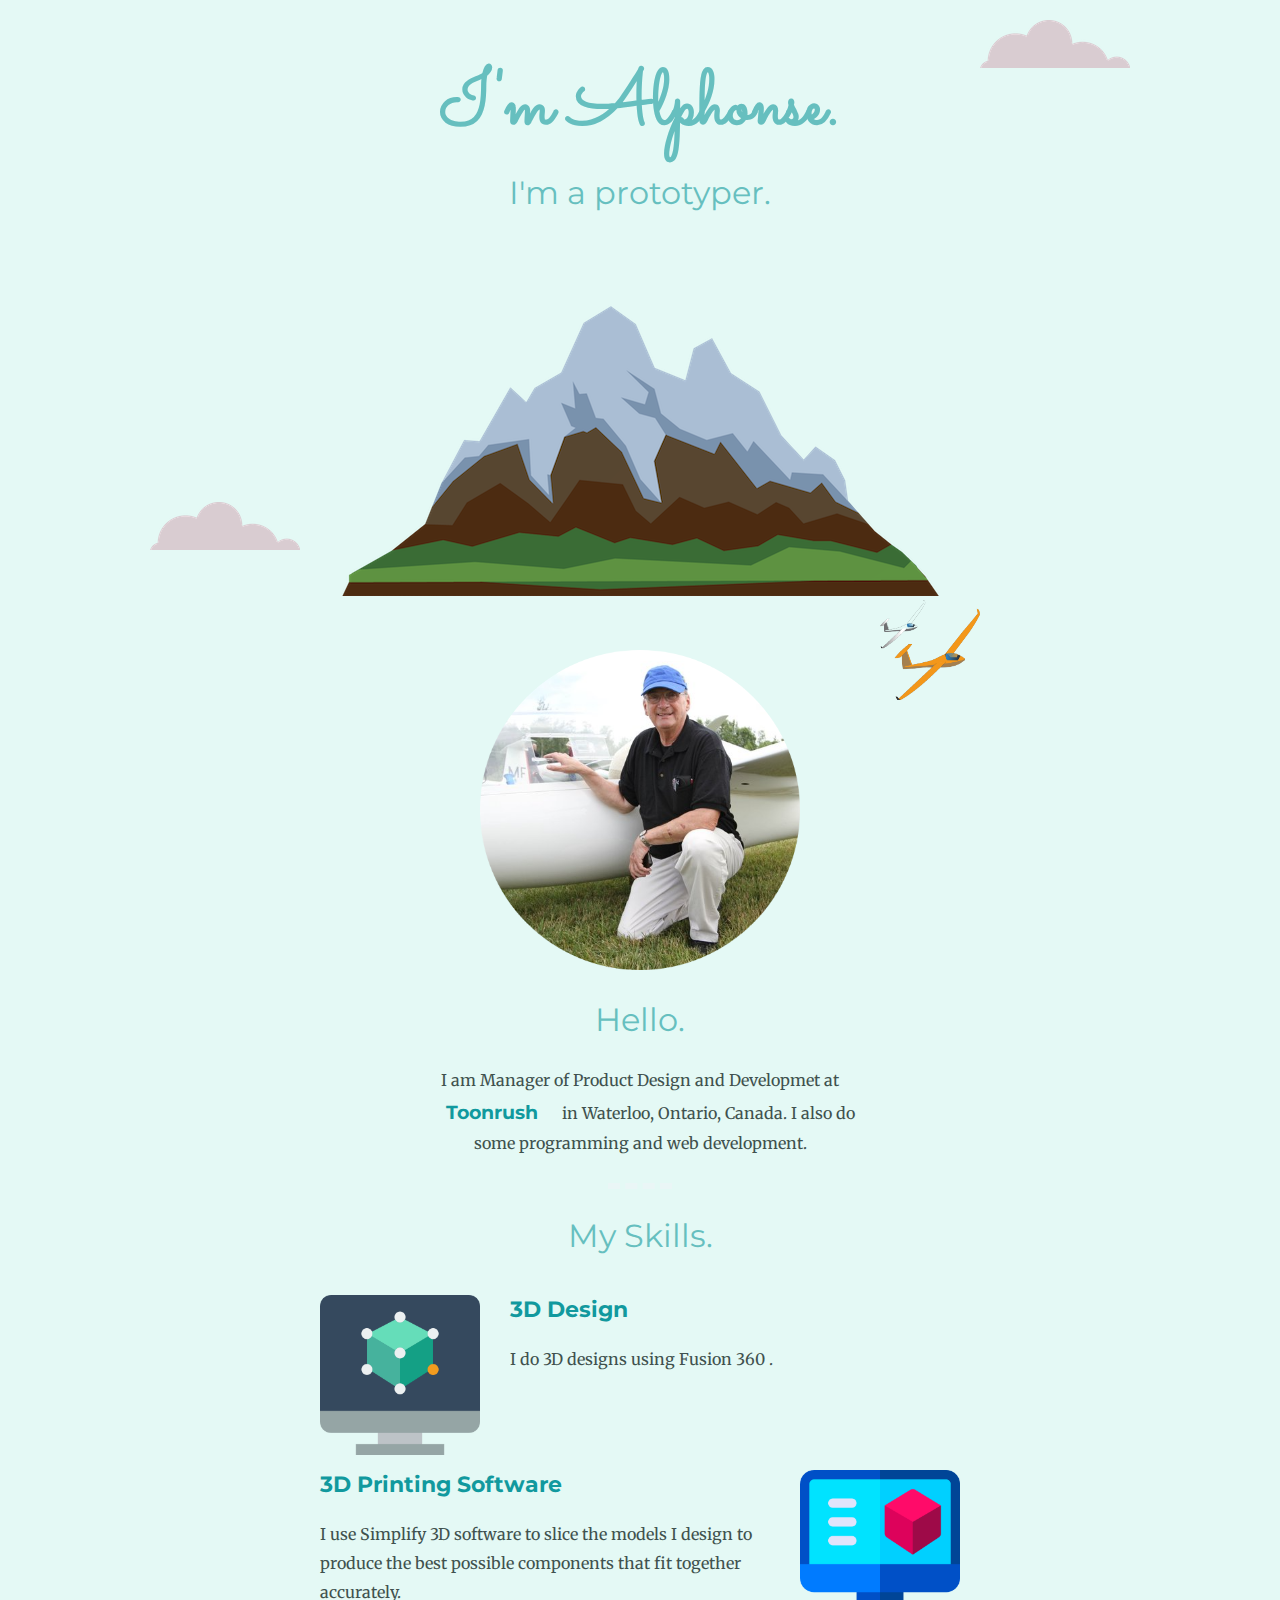
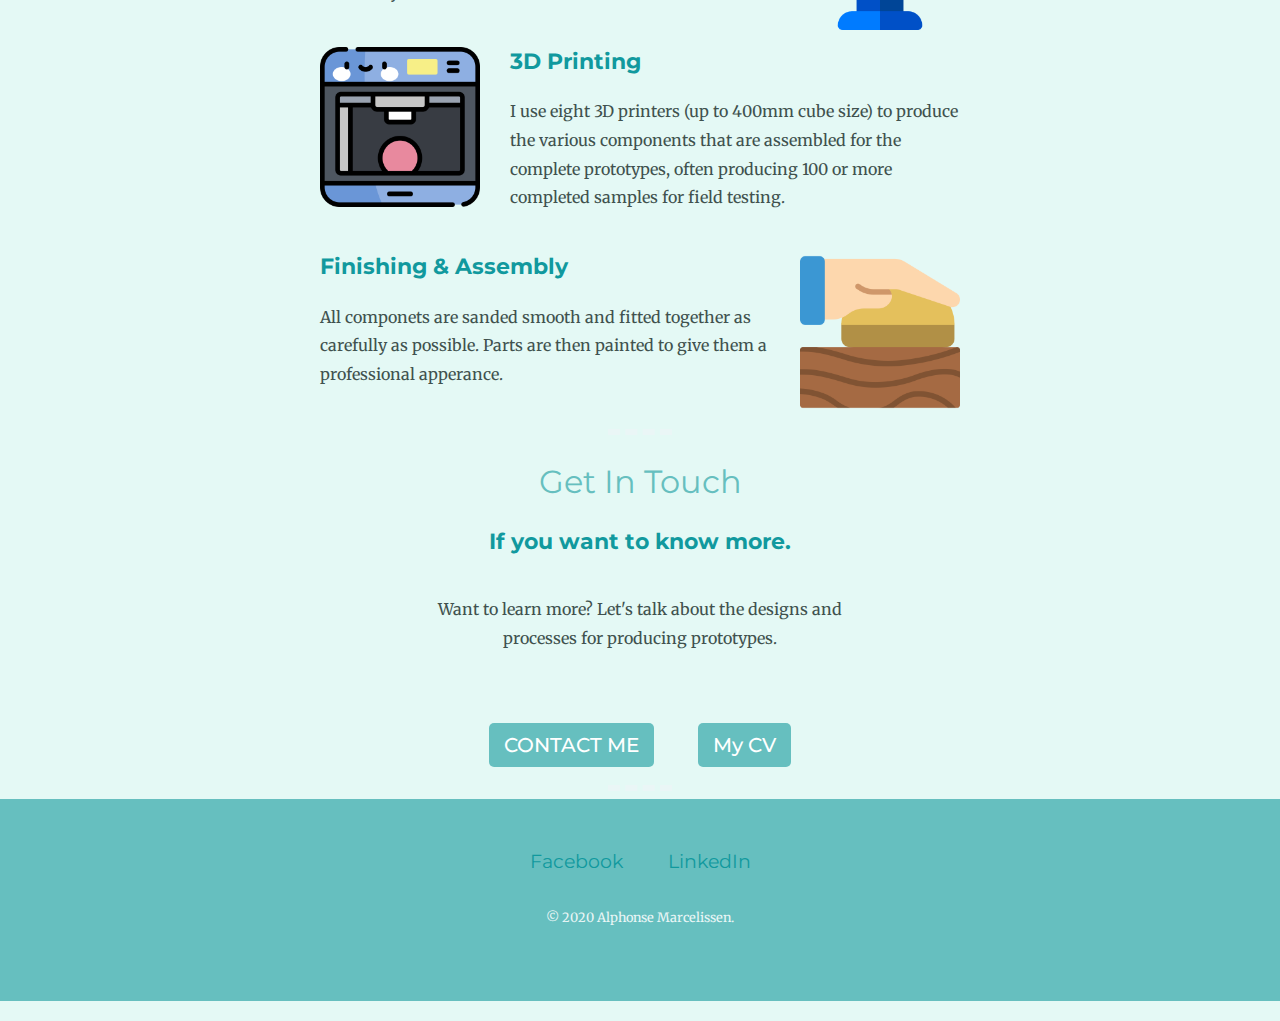
<file: index.html>
<!DOCTYPE html>
<html lang="en" dir="ltr">

<head>
  <meta charset="utf-8">

  <title> Alphonse Marcelissen</title>
  <link rel="stylesheet" href="css/styles.css">
  <link rel="icon" href="favicon.ico">

  <title> Alphonse Marcelissen</title>
  <link rel="stylesheet" href="css/styles.css">
  <link rel="icon" href="favicon.ico">
  <link href="https://fonts.googleapis.com/css2?family=Merriweather:ital,wght@0,300;0,400;0,700;0,900;1,300;1,400;1,700;1,900&family=Montserrat:ital,wght@0,100;0,200;0,300;0,400;0,500;0,600;0,700;0,800;0,900;1,100;1,200;1,300;1,400;1,500;1,600;1,700;1,800;1,900&family=Sacramento&display=swap"
    rel="stylesheet">
    <link href="https://fonts.googleapis.com/css2?family=Orbitron:wght@400;500;600;700;800;900&display=swap" rel="stylesheet">

</head>

<body>

  <div class="top-container"></div>
  <img class="top-cloud" src="images/cloud.png" alt="cloud-img">
  <h1 class="heading2"> I'm Alphonse. </h1>
  <h2> I'm a prototyper.</h2>
  <img class="glider" src="images/glider2.png" alt="glider-img">
  <img class="bottom-cloud" src="images/cloud.png" alt="cloud-img">
  <img class="mountain" src="images/mountain.png" alt="mountain-img">

  </div>
  <div class="mid-container">
    <div class="profile">
      <img class="alf-img" src="images/Alf-C.png" alt="alf-img">
      <h2>Hello.</h2>
      <p class="p-paragraph">I am Manager of Product Design and Developmet at <strong><a href="https://www.toonrush.com">Toonrush</a></strong></em> in Waterloo, Ontario, Canada. I also do some programming and web development.</p>
    </div>
    <hr>
    <div class="skills">
      <h2>My Skills.</h2>
      <div class="skill-row">
        <img class="monitor" src="images/monitor.png" alt="monitor-img">
        <h3>3D Design</h3>
        <p>I do 3D designs using Fusion 360 .</p><br><br>
      </div>
      <div class="skill-row">
        <img class="software" src="images/3d-software.png" alt="3d-software-img">
        <h3>3D Printing Software </h3>
        <p>I use Simplify 3D software to slice the models I design to produce the best possible components that fit together accurately.</p>
      </div>
      <div class="skill-row">
        <img class="printer" src="images/3d-printer.png" alt="3d-printer-img">
        <h3>3D Printing</h3>
        <p>I use eight 3D printers (up to 400mm cube size) to produce the various components that are assembled for the complete prototypes, often producing 100 or more completed samples for field testing.</p>
      </div>
      <div class="skill-row">
        <img class="sanding" src="images/sanding.png" alt="sanding-img">
        <h3>Finishing & Assembly</h3>
        <p>All componets are sanded smooth and fitted together as carefully as possible. Parts are then painted to give them a professional apperance. </p>
      </div>
    </div>
    <hr>
    <div class="contact-me">
      <h2>Get In Touch</h2>
      <h3>If you want to know more.</h3>
      <p class="contact-message">Want to learn more? Let's talk about the designs and processes for producing prototypes.</p>
      <a class="BUTTON_UNI" href="contact.html">CONTACT ME</a>
      <a class="BUTTON_UNI" href="https://amarcelissen.github.io/cv/">My CV</a>
      <hr>
    </div>
    <div class="bot-container">
      <!-- <a  class="footer-link" href="https://amarcelissen.github.io/cv/"> My CV </a> -->
      <a class="footer-link" href="https://www.facebook.com/"> Facebook </a>
      <a class="footer-link" href="http://www.linkedin.com/">LinkedIn </a>
      <p class="copyright">© 2020 Alphonse Marcelissen.</p>
    </div>


</body>

</html>
</file>
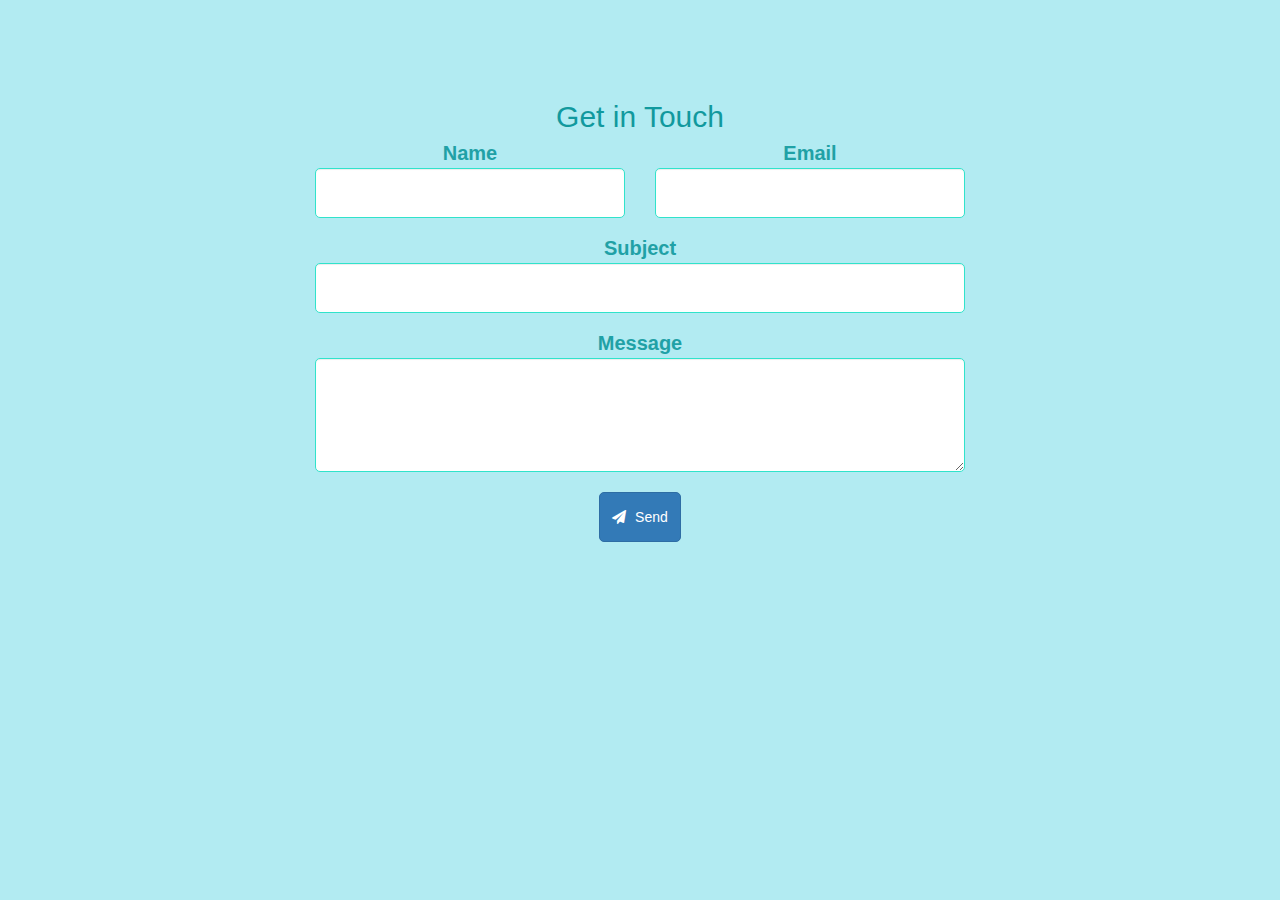
<file: contact.html>
<html lang="en">
<head>
<meta charset="utf-8">
<meta http-equiv="X-UA-Compatible" content="IE=edge">
<meta name="viewport" content="width=device-width, initial-scale=1">
<title>Contact Form</title>
<link rel="stylesheet" href="css/styles.css">
<link href="https://fonts.googleapis.com/css?family=Roboto|Courgette|Pacifico:400,700" rel="stylesheet">
<link rel="stylesheet" href="https://maxcdn.bootstrapcdn.com/font-awesome/4.7.0/css/font-awesome.min.css">
<link rel="stylesheet" href="https://maxcdn.bootstrapcdn.com/bootstrap/3.3.7/css/bootstrap.min.css">
<script src="https://ajax.googleapis.com/ajax/libs/jquery/1.12.4/jquery.min.js"></script>
<script src="https://maxcdn.bootstrapcdn.com/bootstrap/3.3.7/js/bootstrap.min.js"></script>

</head>
<body class="contact-body">

<div class="container">
	<div class="row">
		<div class="col-md-8 col-md-offset-2 m-auto">
			<div class="contact-form">
				<h2>Get in Touch</h2>
				<form action="mailto:amarcelissen@outlook.com" method="post" enctype="text/plain">
					<div class="row">
						<div class="col-sm-6">
							<div class="form-group">
								<label for="inputName">Name</label>
								<input type="text" class="form-control" id="inputName" required>
							</div>
						</div>
						<div class="col-sm-6">
							<div class="form-group">
								<label for="inputEmail">Email</label>
								<input type="email" class="form-control" id="inputEmail" required>
							</div>
						</div>
					</div>
					<div class="form-group">
						<label for="inputSubject">Subject</label>
						<input type="text" class="form-control" id="inputSubject" required>
					</div>
					<div class="form-group">
						<label for="inputMessage">Message</label>
						<textarea class="form-control" id="inputMessage" rows="5" required></textarea>
					</div>
					<div class="text-center">
            <button type="submit" class="btn btn-primary"><i class="fa fa-paper-plane"></i> Send</button>

					</div>
				</form>
			</div>
		</div>
	</div>
</div>
</body>
</html>
</file>
<file: css/styles.css>
body {
  margin: 0;
  background-color: #e4f9f5;
  text-align: center;
  font-family: 'Merriweather', sans-serif;
  color: #40514e;
}

a {
  color: #11999e;
  font-family: 'Montserrat', sans-serif;
  font-size: 1.2rem;
  margin: 10px 20px;
  text-decoration: none;
}

a:hover {
  color: orange;
}

hr {
  border-color: #eaf6f6;
  border-style: dashed none none;
  border-width: 6px;
  width: 5%;
}

h1 {
  font-size: 4.8rem;
  color: #66bfbf;
  margin: 70px auto 0 auto;
  font-family: 'Sacramento', cursive;
  line-height: 1;
}

h2 {
  color: #66bfbf;
  font-family: 'Montserrat', sans-serif;
  font-size: 2rem;
  font-weight: normal;
}

h3 {
  color: #11999e;
  font-family: 'Montserrat', sans-serif;
  font-size: 1.4rem;
}

p {
  line-height: 1.8;
}

.top-container {
  position: relative;
}

.mid-container {
  padding-top: 20px;
  padding-bottom: 20px;
}

.profile {
  margin: 25px auto 25px auto;
}

.p-paragraph {
  width: 34%;
  margin: auto;
}

.skill-row {
  width: 50%;
  margin: 40px auto 40px auto;
  text-align: left;
}

.bot-container {
  background-color: #66bfbf;
  color: #11999e;
  padding-top: 50px;
  padding-bottom: 50px;
}

.bottom-cloud {
  position: absolute;
  right: 150px;
  top: 20px;
}

.top-cloud {
  position: absolute;
  left: 150px;
  bottom: 350px;
}

.glider {
  position: absolute;
  right: 300px;
  bottom: 200px;
  height: 100px;
  width: 100px;
}

.mountain {
  
  padding-bottom: 5px;
}

.monitor {
  width: 25%;
  float: left;
  margin-right: 30px;
}

.software {
  width: 25%;
  float: right;
  margin-left: 30px;
}

.printer {
  width: 25%;
  float: left;
  margin-right: 30px;
}

.sanding {
  width: 25%;
  float: right;
  margin-left: 30px;
}

.alf-img {
  width: 25%;
}

.contact-message {
  width: 35%;
  margin: 40px auto 60px;
}

.contact-body {
  font-size: 1.2rem;
  font-weight: bold;
  background-color: #b2ebf2;
}

.copyright {
  color: #eaf6f6;
  font-size: 0.8rem;
  padding: 20px 0 10px 0;
}

.BUTTON_UNI {
  background: #66bfbf;
  background: -webkit-gradient(linear, left top, left bottom, color-stop(0.05, #11cdd4), color-stop(1, #11cdd4));
  background: -moz-linear-gradient(center top, #11cdd4 5%, #11cdd4 50%);
  background: -ms-linear-gradient(center top, #11cdd4 5%, #11cdd4 50%);
  background: -o-linear-gradient(center top, #11cdd4 5%, #11cdd4 50%);
  background: -webkit-linear-gradient(center top, #11cdd4 5%, #11cdd4 50%);
  background-image: -ms-linear-gradient(top, #66bfbf, #66bfbf);
  background-image: -o-linear-gradient(top, #66bfbf, #66bfbf);
  background-image: linear-gradient(to bottom, #66bfbf, #66bfbf);
  -webkit-border-radius: 5px;
  -moz-border-radius: 5px;
  border-radius: 5px;
  color: #FFFFFF;
  font-family: 'Montserrat', sans-serif;
  font-size: 20px;
  font-weight: 500;
  padding: 10px 15px 10px 15px;
  text-decoration: none;
  display: inline-block;
  cursor: pointer;
  text-align: center;
}

.BUTTON_UNI:hover {
  background: #30e3cb;
  background: -webkit-gradient(linear, left top, left bottom, color-stop(0.05, #f24537), color-stop(1, #c62d1f));
  background: -moz-linear-gradient(center top, #f24537 5%, #c62d1f 50%);
  background: -ms-linear-gradient(center top, #f24537 5%, #c62d1f 50%);
  background: -o-linear-gradient(center top, #f24537 5%, #c62d1f 50%);
  background: -webkit-linear-gradient(center top, #f24537 5%, #c62d1f 50%);
  background-image: -ms-linear-gradient(top, #30e3cb, #30e3cb);
  background-image: -o-linear-gradient(top, #30e3cb, #30e3cb);
  background-image: linear-gradient(to bottom, #30e3cb, #30e3cb);
  -webkit-border-radius: 5px;
  -moz-border-radius: 5px;
  border-radius: 5px;
  text-decoration: none;
}

.contact-form {
  background-color: #b2ebf2;
  color: #11999e;
  font-family: 'Montserrat', sans-serif;
  line-height: 1;
  padding: 50px;
  margin: 30px auto;
}

.contact-form .form-group {
  color: #11999e;
  font-family: 'Montserrat', sans-serif;
  font-size: 2rem;
  margin-bottom: 20px;
}

.contact-form .form-control, .contact-form .btn {
  min-height: 50px;
  border-radius: 5px;
}

.contact-form .form-control {
  border-color: #30e3cb;
}

.contact-form .form-control:focus {
  border-color: #30e3cb;
  box-shadow: 0 0 8px #30e3cb;
}

.contact-form .BUTTON_UNI {
  min-width: 250px;
  color: #66bfbf;
  margin-top: 20px;
  border: none;
}

.contact-form .BUTTON_UNI:hover {
  color: #30e3cb;
}

.contact-form .btn-primary i {
  margin-right: 5px;
}

.contact-form label {
  opacity: 0.9;
}

.contact-form textarea {
  resize: vertical;
}

.bs-example {
  margin: 20px;
}

@media (max-width: 1080px) {
  .glider {
    position: absolute;
    right: 20%;
    top: 350px;
    height: 120px;
    width: 120px;
  }

  .top-cloud {
    position: absolute;
    left: 5%;
    top: 200px;
  }

  p {
    font-size: 2.3rem;
  }

  .p-paragraph {
    width: 80%;
  }
  a {
    font-size: 3rem;
  }
  .alf-img {
    width: 50%;
  }
  .heading2 {
    font-size: 7rem;
  }
  .skill-row {
    width: 80%;
    margin: 40px auto 40px auto;
    text-align: left;
  }
  .contact-message {
    width: 80%;
  }
  .BUTTON_UNI {
    font-size: 40px;
  }
  .copyright {
    font-size: 1.2rem;
  }
  .heading3 {
    font-size: 3.2rem;
    font-weight: bold;
  }
  .heading4 {
    font-size: 3rem;
    font-weight: bold;
  }
  .mountain {
    width: 700px;
  }
}
</file>
